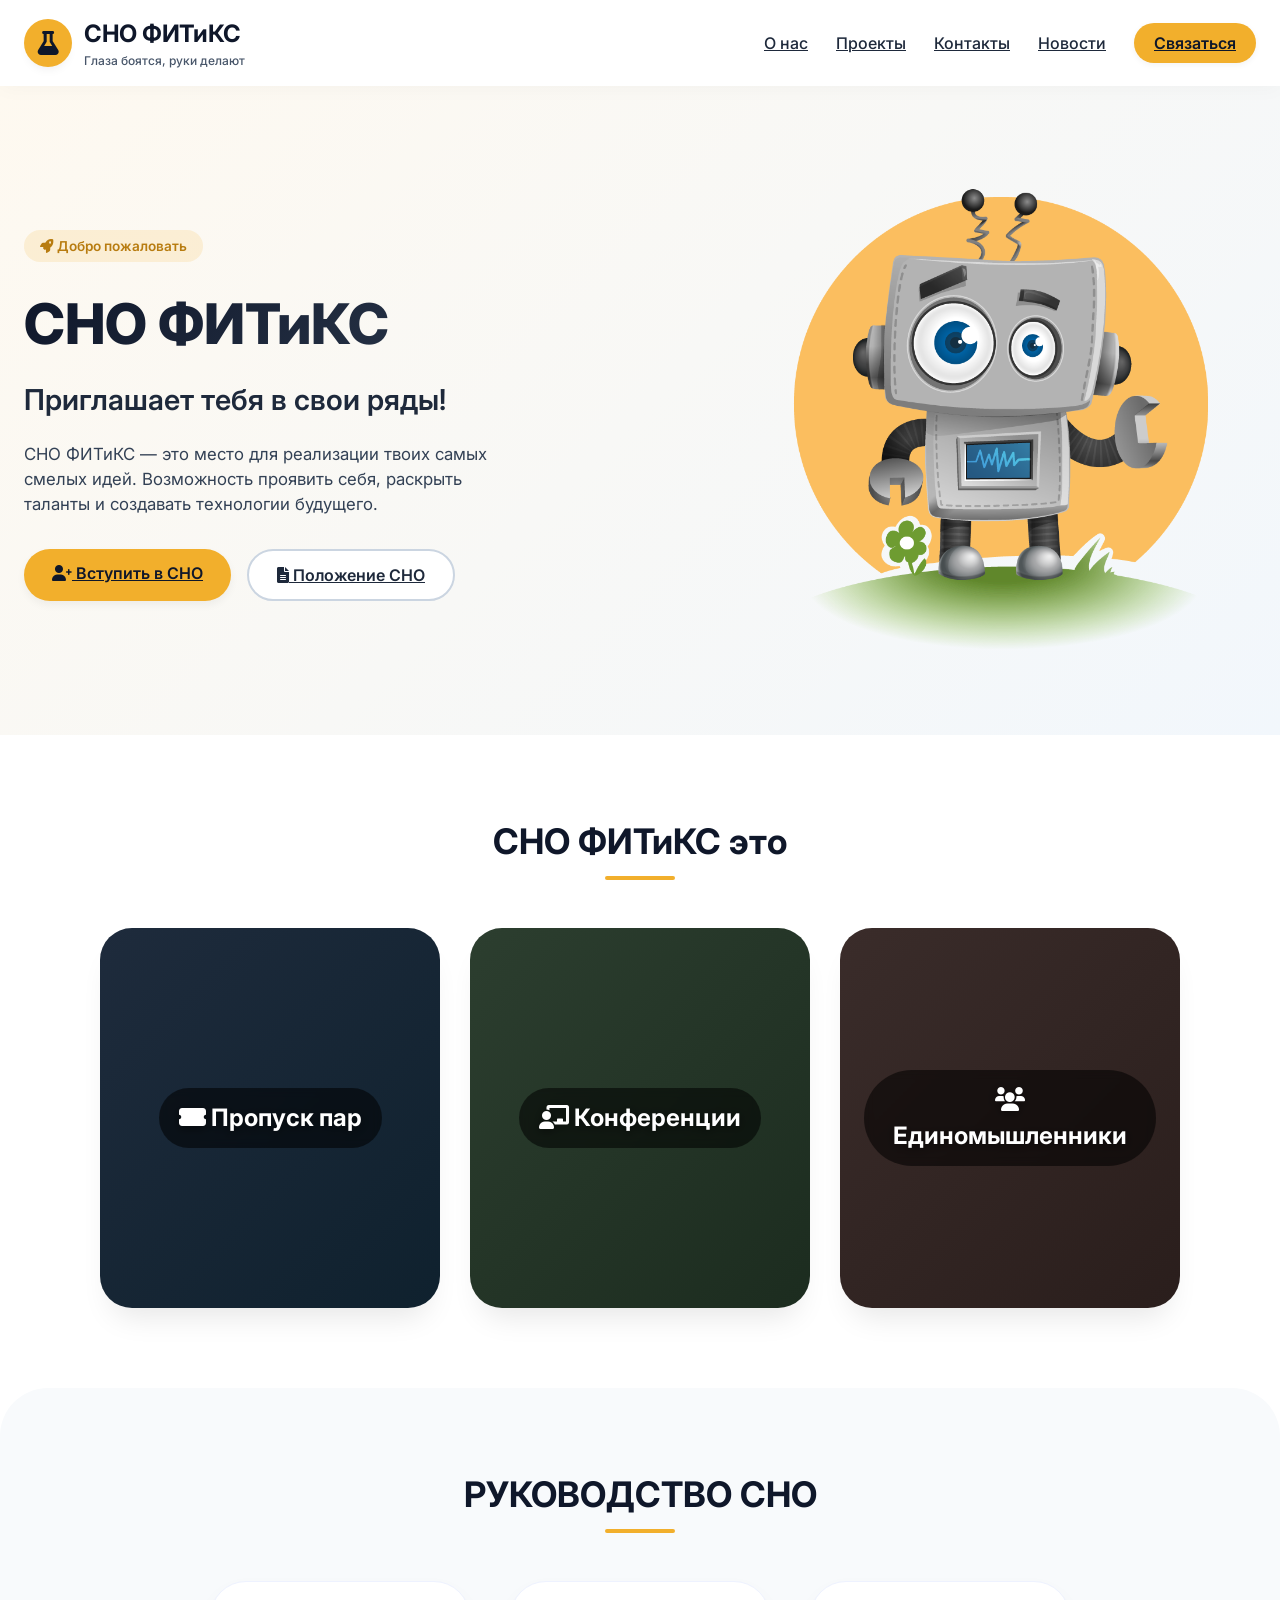
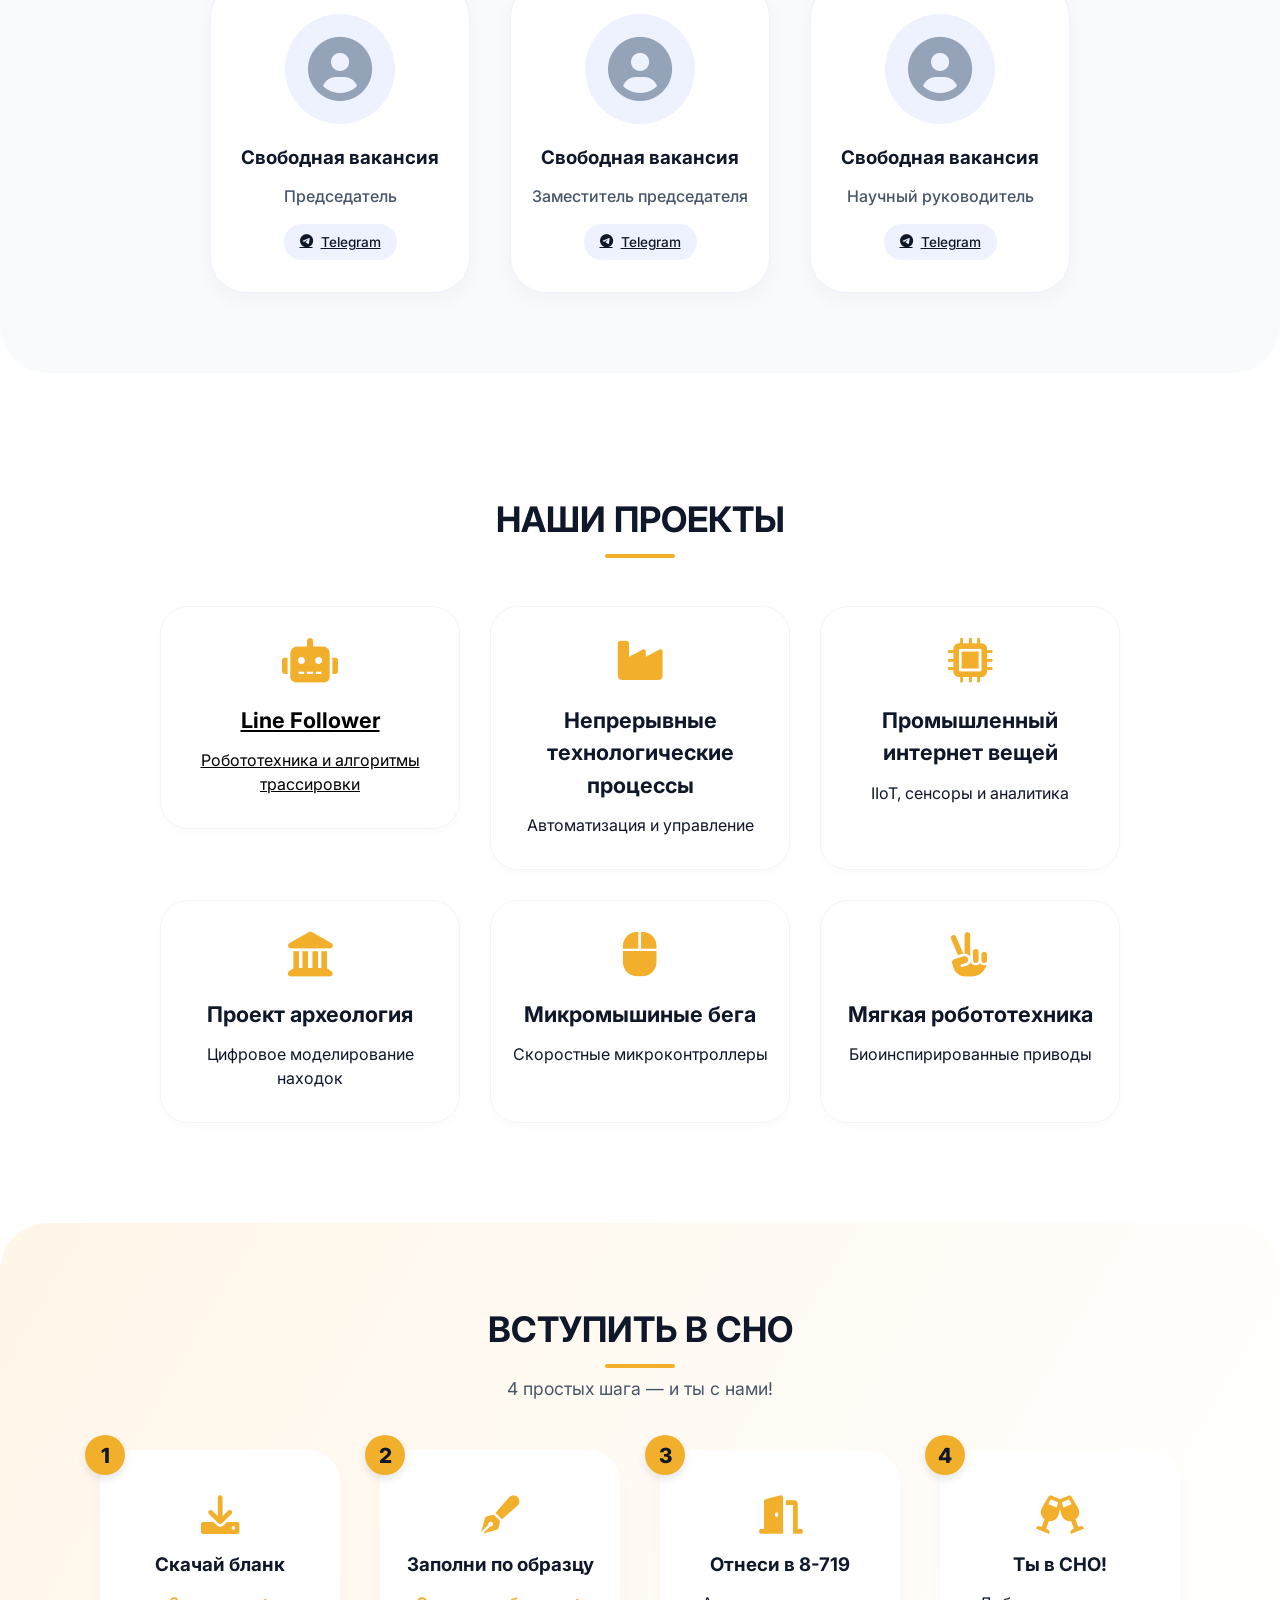
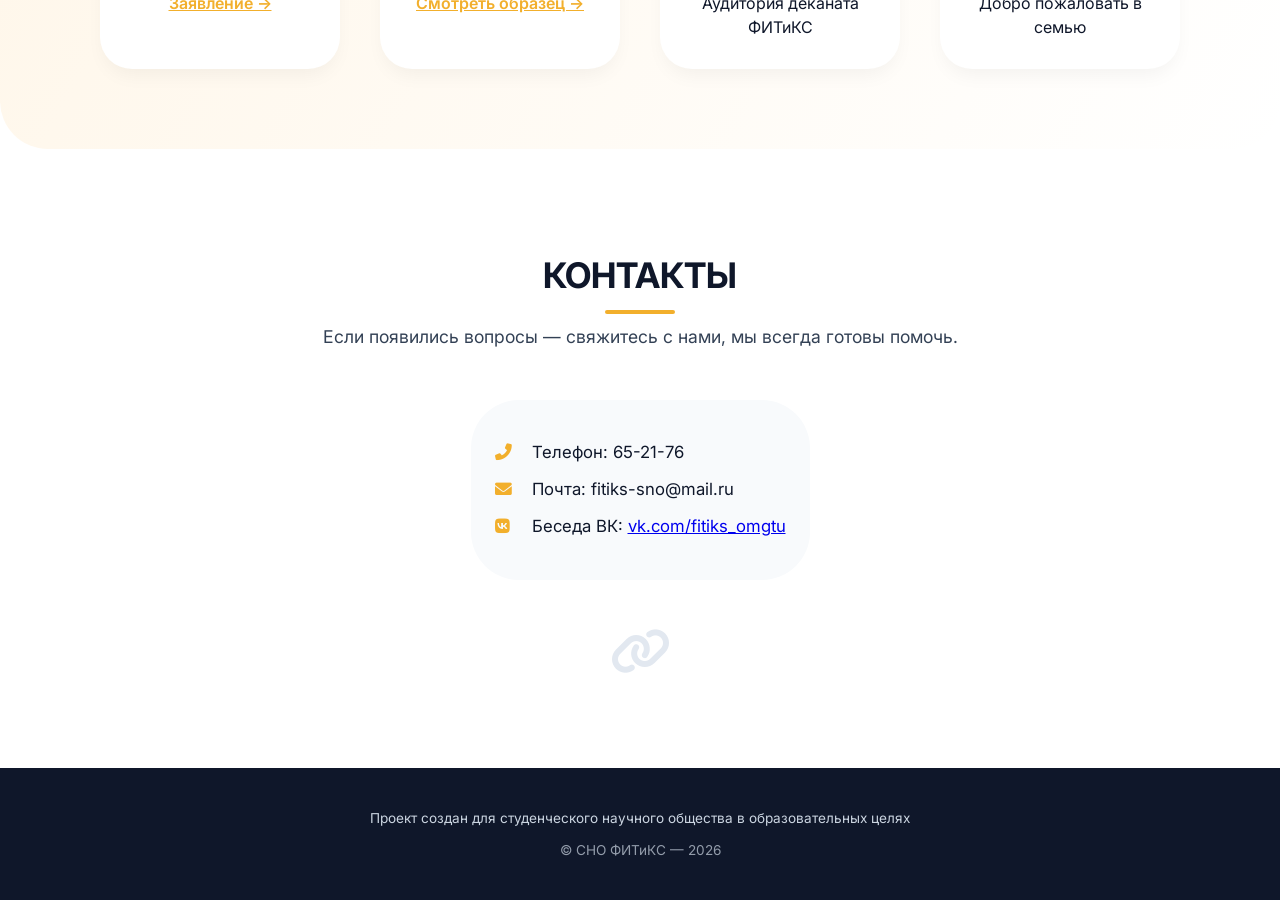
<file: index.html>
<!DOCTYPE html>
<html lang="ru">
<head>
    <meta charset="UTF-8">
    <meta name="viewport" content="width=device-width, initial-scale=1.0, user-scalable=yes">
    <title>СНО ФИТиКС — студенческое научное общество</title>
    <!-- Fonts & Icons -->
    <link href="https://fonts.googleapis.com/css2?family=Inter:opsz,wght@14..32,300;14..32,400;14..32,500;14..32,600;14..32,700;14..32,800&display=swap" rel="stylesheet">
    <link rel="stylesheet" href="https://cdnjs.cloudflare.com/ajax/libs/font-awesome/6.0.0-beta3/css/all.min.css">
    <!-- Main CSS -->
    <link rel="stylesheet" href="style.css">
</head>
<body>

<div class="wrapper">
    <!-- ШАПКА (sticky + бургер) -->
    <header class="header" id="header">
        <div class="container">
            <div class="logo-wrapper">
                <div class="logo-icon">
                    <i class="fas fa-flask"></i>
                </div>
                <div class="logo-text">
                    <h1>СНО ФИТиКС</h1>
                    <p>Глаза боятся, руки делают</p>
                </div>
            </div>
            <div class="burger" id="burgerBtn">
                <span></span><span></span><span></span>
            </div>
            <nav class="nav-menu" id="navMenu">
                <a href="#about" class="nav-link">О нас</a>
                <a href="#projects" class="nav-link">Проекты</a>
                <a href="#contact" class="nav-link">Контакты</a>
                <a href="https://vk.com/fitiks_omgtu" class="nav-link" target="_blank">Новости</a>
                <a href="#contact" class="nav-link cta">Связаться</a>
            </nav>
        </div>
    </header>

    <!-- ГЕРОЙ -->
    <section class="hero">
        <div class="container hero-grid">
            <div class="hero-content">
                <div class="hero-badge"><i class="fas fa-rocket"></i> Добро пожаловать</div>
                <h1>СНО ФИТиКС</h1>
                <h2>Приглашает тебя в свои ряды!</h2>
                <p class="hero-text">СНО ФИТиКС — это место для реализации твоих самых смелых идей. Возможность проявить себя, раскрыть таланты и создавать технологии будущего.</p>
                <div class="btn-group">
                    <a href="#howtojoin" class="btn btn-primary"><i class="fas fa-user-plus"></i> Вступить в СНО</a>
                    <a href="https://cloud.mail.ru/public/jK72/MTWwKhYtf" class="btn btn-outline" target="_blank"><i class="fas fa-file-alt"></i> Положение СНО</a>
                </div>
            </div>
            <div class="hero-image">
                <img src="./img/Subheader/robot.png" alt="Робот-учёный" loading="lazy">
            </div>
        </div>
    </section>

    <!-- СЕКЦИЯ "СНО ФИТиКС ЭТО" (флип-карточки) -->
    <section class="section" id="about">
        <div class="container">
            <div class="section-wrap">
                <h2 class="section-title">СНО ФИТиКС это</h2>
            </div>
            <div class="cards-grid">
                <!-- карточка 1 -->
                <div class="flip-card">
                    <div class="flip-inner">
                        <div class="flip-front" style="background-image: linear-gradient(135deg, #1e2b3c, #0f212e);">
                            <span><i class="fas fa-ticket-alt"></i> Пропуск пар</span>
                        </div>
                        <div class="flip-back">
                            <i class="fas fa-briefcase"></i>
                            <h3>Стажировки</h3>
                            <p>Реальные проекты с предприятиями и первые шаги в карьере.</p>
                        </div>
                    </div>
                </div>
                <!-- карточка 2 -->
                <div class="flip-card">
                    <div class="flip-inner">
                        <div class="flip-front" style="background-image: linear-gradient(135deg, #2c3e2f, #1c2c1f);">
                            <span><i class="fas fa-chalkboard-user"></i> Конференции</span>
                        </div>
                        <div class="flip-back">
                            <i class="fas fa-graduation-cap"></i>
                            <h3>Повышение стипендии</h3>
                            <p>Участвуй в конкурсах и грантах — получай заслуженные бонусы.</p>
                        </div>
                    </div>
                </div>
                <!-- карточка 3 -->
                <div class="flip-card">
                    <div class="flip-inner">
                        <div class="flip-front" style="background-image: linear-gradient(135deg, #3a2c2a, #2a1e1c);">
                            <span><i class="fas fa-users"></i> Единомышленники</span>
                        </div>
                        <div class="flip-back">
                            <i class="fas fa-heart"></i>
                            <h3>Незабываемые эмоции</h3>
                            <p>Друзья, хакатоны, квесты и научные приключения.</p>
                        </div>
                    </div>
                </div>
            </div>
        </div>
    </section>

    <!-- РУКОВОДСТВО -->
    <section class="section guide-section">
        <div class="container">
            <div class="section-wrap">
                <h2 class="section-title">РУКОВОДСТВО СНО</h2>
            </div>
            <div class="guide-grid">
                <div class="guide-card">
                    <div class="avatar-placeholder"><i class="fas fa-user-circle fa-4x"></i></div>
                    <h3>Свободная вакансия</h3>
                    <p class="guide-role">Председатель</p>
                    <a href="#" class="guide-contact"><i class="fab fa-telegram"></i> Telegram</a>
                </div>
                <div class="guide-card">
                    <div class="avatar-placeholder"><i class="fas fa-user-circle fa-4x"></i></div>
                    <h3>Свободная вакансия</h3>
                    <p class="guide-role">Заместитель председателя</p>
                    <a href="#" class="guide-contact"><i class="fab fa-telegram"></i> Telegram</a>
                </div>
                <div class="guide-card">
                    <div class="avatar-placeholder"><i class="fas fa-user-circle fa-4x"></i></div>
                    <h3>Свободная вакансия</h3>
                    <p class="guide-role">Научный руководитель</p>
                    <a href="#" class="guide-contact"><i class="fab fa-telegram"></i> Telegram</a>
                </div>
            </div>
        </div>
    </section>

    <!-- ПРОЕКТЫ -->
    <section class="section" id="projects">
        <div class="container">
            <div class="section-wrap">
                <h2 class="section-title">НАШИ ПРОЕКТЫ</h2>
            </div>
            <div class="projects-grid">
                <a href="robot-doc.html" class="project-card_a"><div class="project-card"><i class="fas fa-robot"></i><h3>Line Follower</h3><p>Робототехника и алгоритмы трассировки</p></div></a>
                <div class="project-card"><i class="fas fa-industry"></i><h3>Непрерывные технологические процессы</h3><p>Автоматизация и управление</p></div>
                <div class="project-card"><i class="fas fa-microchip"></i><h3>Промышленный интернет вещей</h3><p>IIoT, сенсоры и аналитика</p></div>
                <div class="project-card"><i class="fas fa-landmark"></i><h3>Проект археология</h3><p>Цифровое моделирование находок</p></div>
                <div class="project-card"><i class="fas fa-mouse"></i><h3>Микромышиные бега</h3><p>Скоростные микроконтроллеры</p></div>
                <div class="project-card"><i class="fas fa-hand-peace"></i><h3>Мягкая робототехника</h3><p>Биоинспирированные приводы</p></div>
            </div>
        </div>
    </section>

    <!-- КАК ВСТУПИТЬ (пошаговый блок) -->
    <section class="section join-steps" id="howtojoin">
        <div class="container">
            <div class="section-wrap">
                <h2 class="section-title">ВСТУПИТЬ В СНО</h2>
                <p class="steps-sub">4 простых шага — и ты с нами!</p>
            </div>
            <div class="steps-container">
                <div class="step-item">
                    <div class="step-number">1</div>
                    <i class="fas fa-download"></i>
                    <h3>Скачай бланк</h3>
                    <a href="https://cloud.mail.ru/public/3ztb/wz8PmjiMn" target="_blank" class="step-link">Заявление →</a>
                </div>
                <div class="step-item">
                    <div class="step-number">2</div>
                    <i class="fas fa-pen-fancy"></i>
                    <h3>Заполни по образцу</h3>
                    <a href="https://cloud.mail.ru/public/dGx5/VdKFzLBAL" target="_blank" class="step-link">Смотреть образец →</a>
                </div>
                <div class="step-item">
                    <div class="step-number">3</div>
                    <i class="fas fa-door-open"></i>
                    <h3>Отнеси в 8-719</h3>
                    <p class="step-desc">Аудитория деканата ФИТиКС</p>
                </div>
                <div class="step-item">
                    <div class="step-number">4</div>
                    <i class="fas fa-glass-cheers"></i>
                    <h3>Ты в СНО!</h3>
                    <p class="step-desc">Добро пожаловать в семью</p>
                </div>
            </div>
        </div>
    </section>

    <!-- КОНТАКТЫ -->
    <section class="section" id="contact">
        <div class="container contact-container">
            <h2 class="section-title">КОНТАКТЫ</h2>
            <p class="contact-text">Если появились вопросы — свяжитесь с нами, мы всегда готовы помочь.</p>
            <div class="contact-details">
                <p><i class="fas fa-phone-alt"></i> Телефон: 65-21-76</p>
                <p><i class="fas fa-envelope"></i> Почта: fitiks-sno@mail.ru</p>
                <p><i class="fab fa-vk"></i> Беседа ВК: <a href="https://vk.com/fitiks_omgtu" target="_blank">vk.com/fitiks_omgtu</a></p>
            </div>
            <div class="contact-icon">
                <i class="fas fa-link"></i>
            </div>
        </div>
    </section>

    <!-- ФУТЕР -->
    <footer class="footer">
        <div class="container footer-content">
            <p>Проект создан для студенческого научного общества в образовательных целях</p>
            <p class="footer-copy">© СНО ФИТиКС — 2026</p>
        </div>
    </footer>
</div>

<!-- Мобильное меню JS -->
<script>
    const burger = document.getElementById('burgerBtn');
    const navMenu = document.getElementById('navMenu');
    burger.addEventListener('click', () => {
        navMenu.classList.toggle('active');
        burger.classList.toggle('active');
    });
    // закрываем меню при клике на ссылку
    document.querySelectorAll('.nav-link').forEach(link => {
        link.addEventListener('click', () => {
            navMenu.classList.remove('active');
            burger.classList.remove('active');
        });
    });
</script>
</body>
</html>
</file>
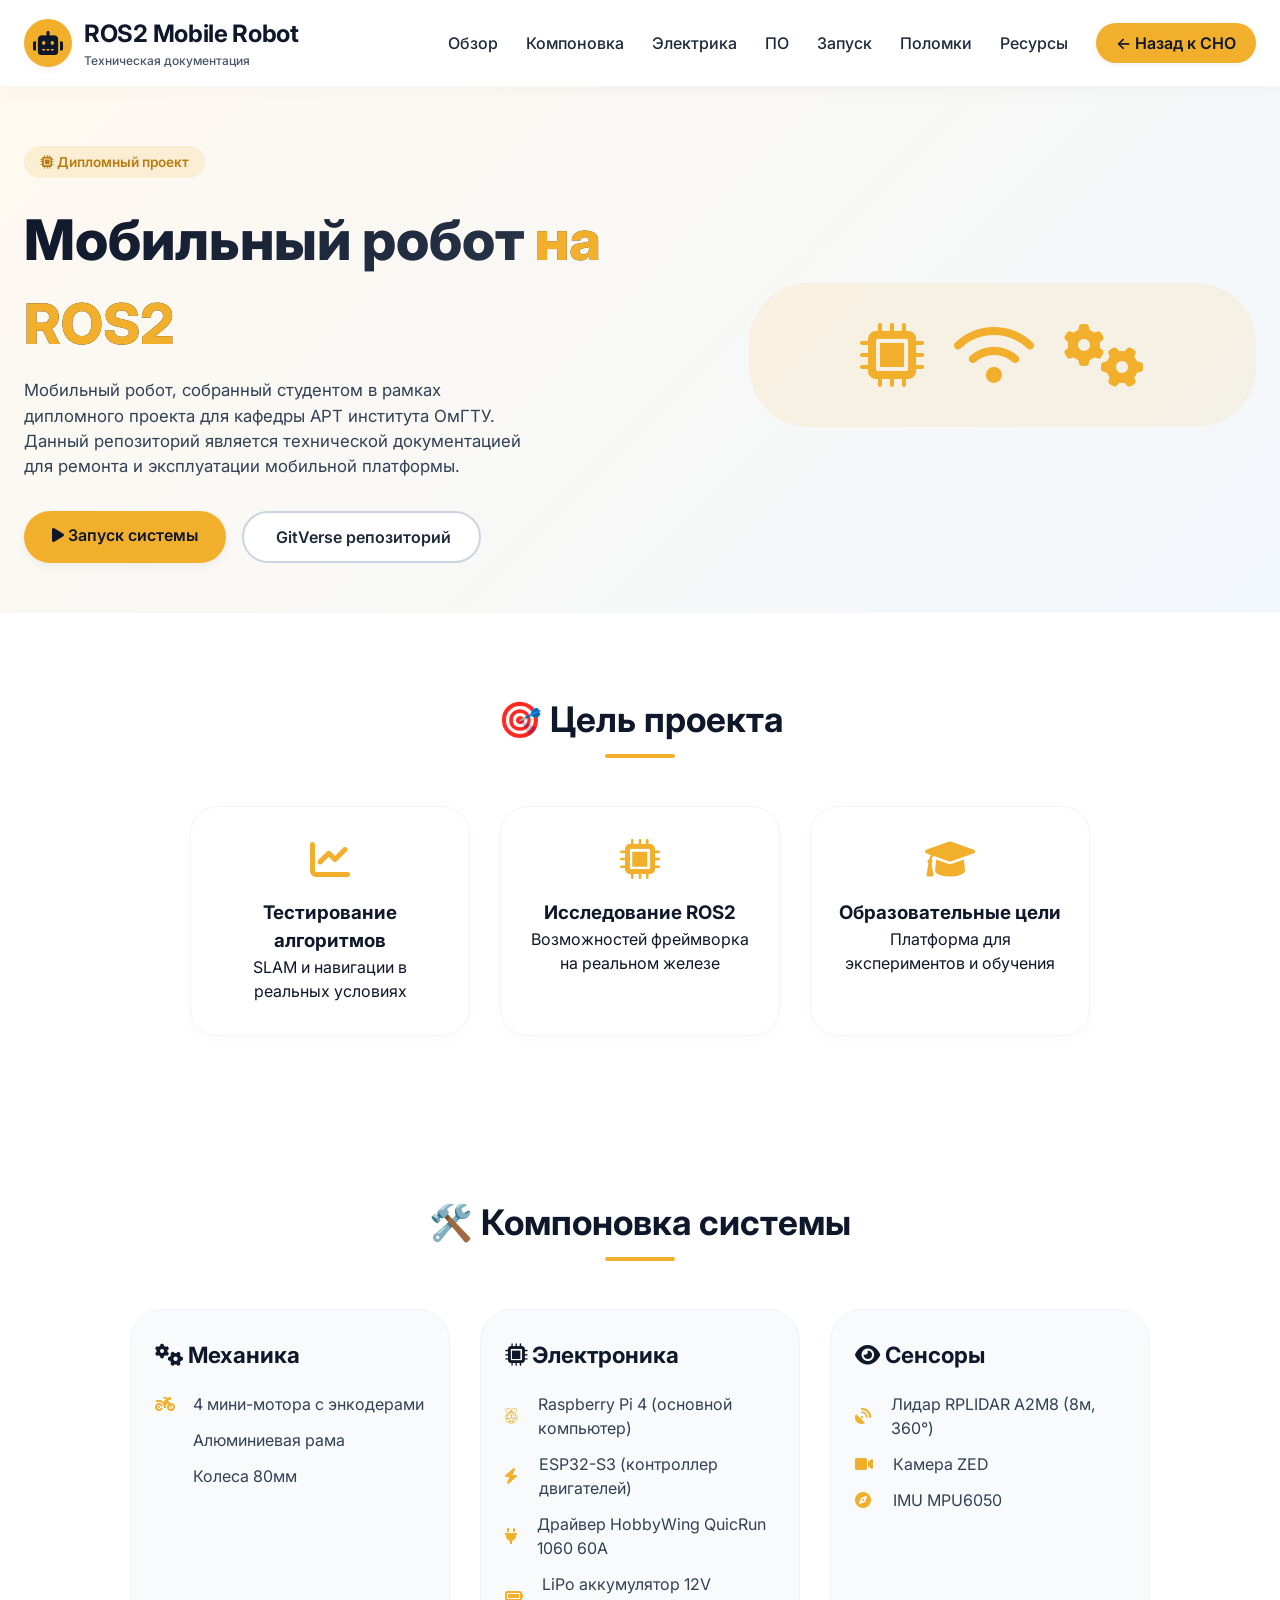
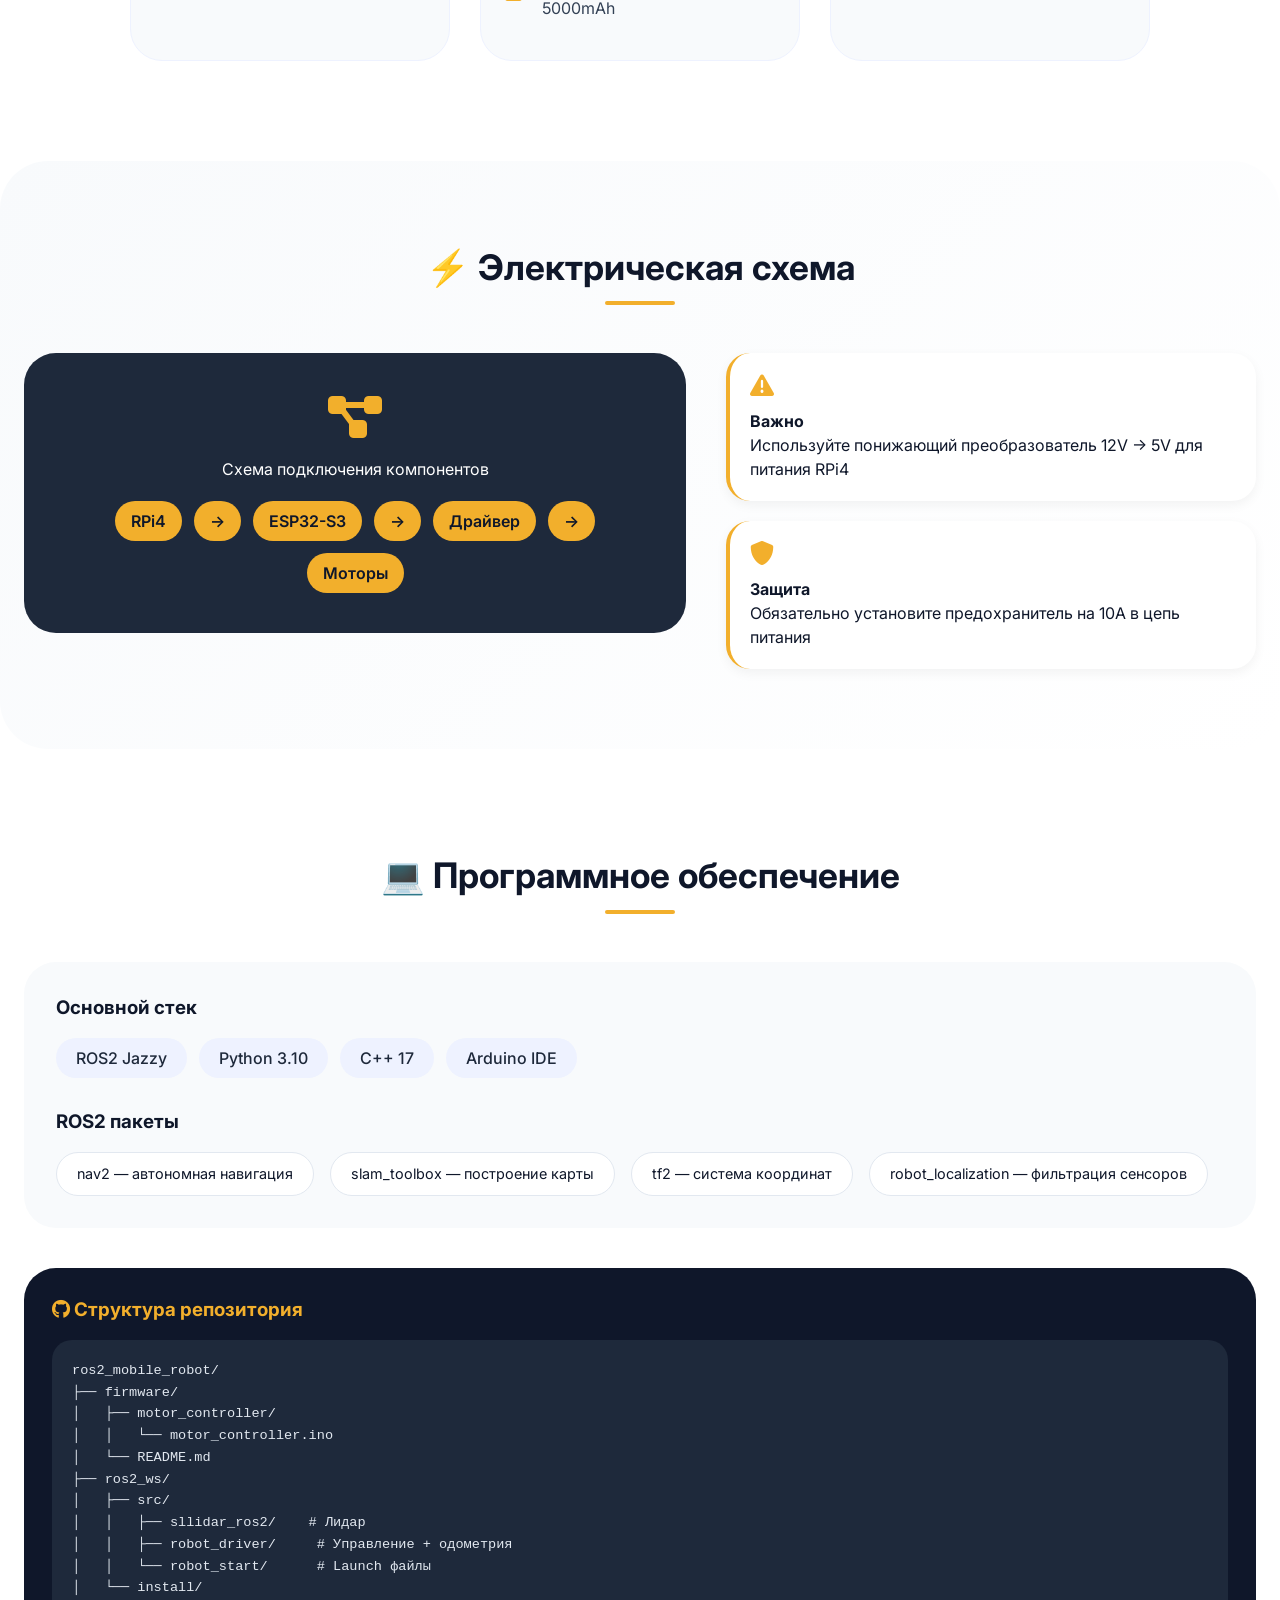
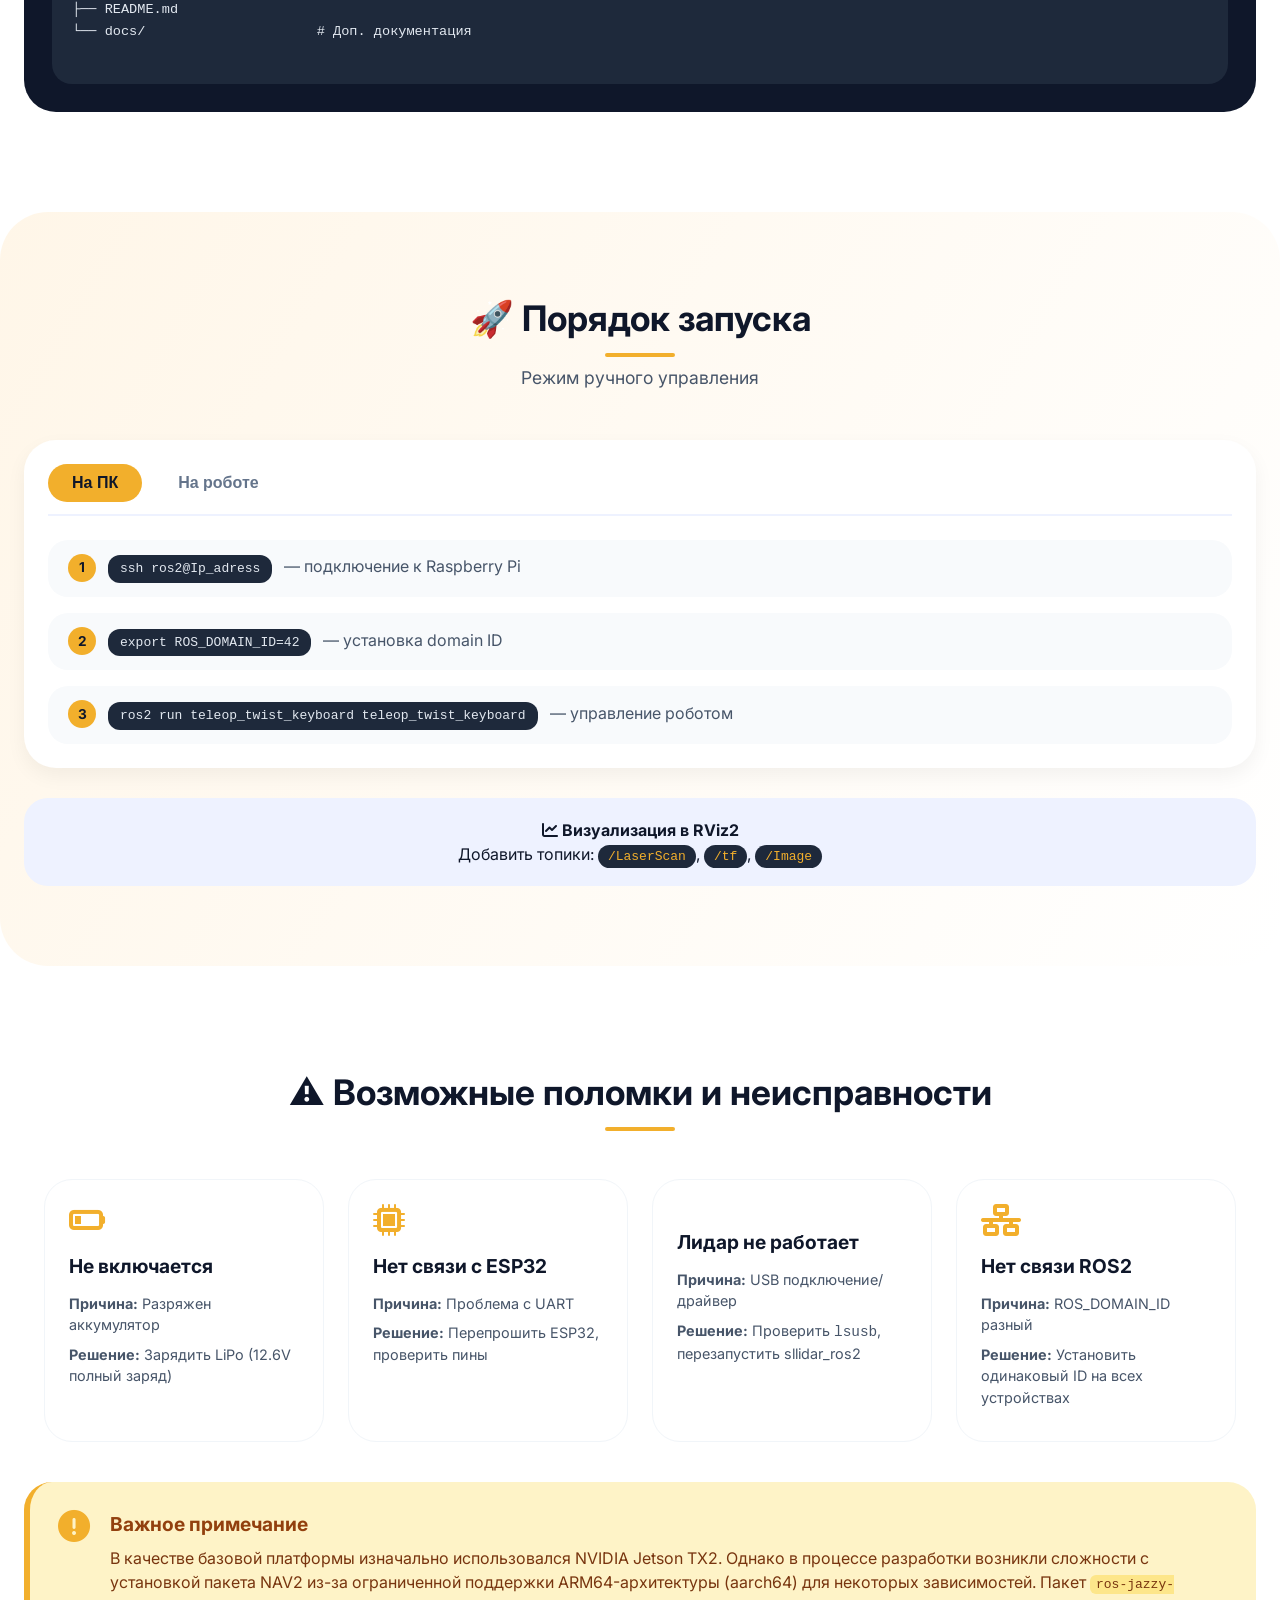
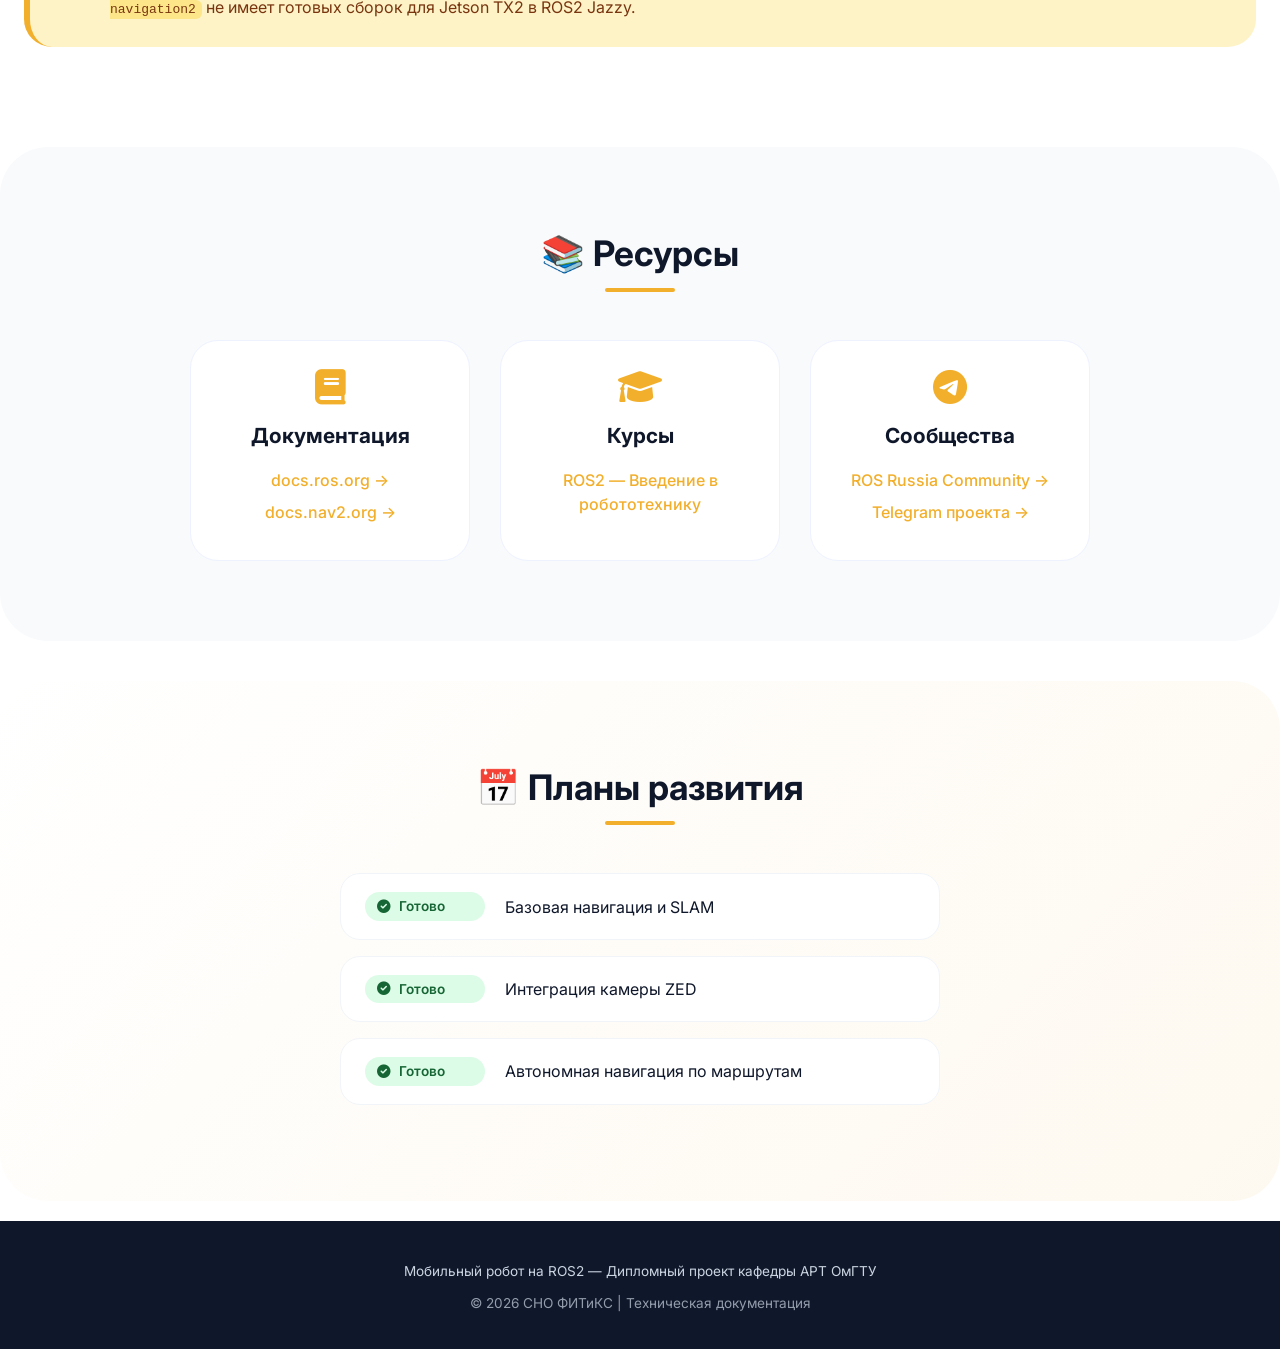
<file: robot-doc.html>
<!DOCTYPE html>
<html lang="ru">
<head>
    <meta charset="UTF-8">
    <meta name="viewport" content="width=device-width, initial-scale=1.0, user-scalable=yes">
    <title>Мобильный робот на ROS2 — Техническая документация</title>
    <!-- Fonts & Icons -->
    <link href="https://fonts.googleapis.com/css2?family=Inter:opsz,wght@14..32,300;14..32,400;14..32,500;14..32,600;14..32,700;14..32,800&display=swap" rel="stylesheet">
    <link rel="stylesheet" href="https://cdnjs.cloudflare.com/ajax/libs/font-awesome/6.0.0-beta3/css/all.min.css">
    <!-- Main CSS -->
    <link rel="stylesheet" href="robot-doc.css">
</head>
<body>

<div class="wrapper">
    <!-- ШАПКА (sticky + бургер) -->
    <header class="header" id="header">
        <div class="container">
            <div class="logo-wrapper">
                <div class="logo-icon">
                    <i class="fas fa-robot"></i>
                </div>
                <div class="logo-text">
                    <h1>ROS2 Mobile Robot</h1>
                    <p>Техническая документация</p>
                </div>
            </div>
            <div class="burger" id="burgerBtn">
                <span></span><span></span><span></span>
            </div>
            <nav class="nav-menu" id="navMenu">
                <a href="#overview" class="nav-link">Обзор</a>
                <a href="#hardware" class="nav-link">Компоновка</a>
                <a href="#electrical" class="nav-link">Электрика</a>
                <a href="#software" class="nav-link">ПО</a>
                <a href="#launch" class="nav-link">Запуск</a>
                <a href="#issues" class="nav-link">Поломки</a>
                <a href="#resources" class="nav-link">Ресурсы</a>
                <a href="index.html" class="nav-link cta">← Назад к СНО</a>
            </nav>
        </div>
    </header>

    <!-- ГЕРОЙ -->
    <section class="hero">
        <div class="container hero-grid">
            <div class="hero-content">
                <div class="hero-badge"><i class="fas fa-microchip"></i> Дипломный проект</div>
                <h1>Мобильный робот <span style="color:#f2af2c;">на ROS2</span></h1>
                <p class="hero-text">Мобильный робот, собранный студентом в рамках дипломного проекта для кафедры АРТ института ОмГТУ. Данный репозиторий является технической документацией для ремонта и эксплуатации мобильной платформы.</p>
                <div class="btn-group">
                    <a href="#launch" class="btn btn-primary"><i class="fas fa-play"></i> Запуск системы</a>
                    <a href="https://gitverse.ru/verny/ROS2-Robot" class="btn btn-outline" target="_blank"><i class="fab"></i> GitVerse репозиторий</a>
                </div>
            </div>
            <div class="hero-image">
                <div class="robot-illustration">
                    <i class="fas fa-microchip"></i>
                    <i class="fas fa-wifi"></i>
                    <i class="fas fa-cogs"></i>
                </div>
            </div>
        </div>
    </section>

    <!-- ЦЕЛЬ ПРОЕКТА -->
    <section class="section" id="overview">
        <div class="container">
            <div class="section-wrap">
                <h2 class="section-title">🎯 Цель проекта</h2>
            </div>
            <div class="goals-grid">
                <div class="goal-card">
                    <i class="fas fa-chart-line"></i>
                    <h3>Тестирование алгоритмов</h3>
                    <p>SLAM и навигации в реальных условиях</p>
                </div>
                <div class="goal-card">
                    <i class="fas fa-microchip"></i>
                    <h3>Исследование ROS2</h3>
                    <p>Возможностей фреймворка на реальном железе</p>
                </div>
                <div class="goal-card">
                    <i class="fas fa-graduation-cap"></i>
                    <h3>Образовательные цели</h3>
                    <p>Платформа для экспериментов и обучения</p>
                </div>
            </div>
        </div>
    </section>

    <!-- КОМПОНОВКА СИСТЕМЫ -->
    <section class="section" id="hardware">
        <div class="container">
            <div class="section-wrap">
                <h2 class="section-title">🛠️ Компоновка системы</h2>
            </div>
            <div class="hardware-grid">
                <div class="hardware-category">
                    <h3><i class="fas fa-cogs"></i> Механика</h3>
                    <ul>
                        <li><i class="fas fa-motorcycle"></i> 4 мини-мотора с энкодерами</li>
                        <li><i class="fas fa-chassis"></i> Алюминиевая рама</li>
                        <li><i class="fas fa-tire"></i> Колеса 80мм</li>
                    </ul>
                </div>
                <div class="hardware-category">
                    <h3><i class="fas fa-microchip"></i> Электроника</h3>
                    <ul>
                        <li><i class="fab fa-raspberry-pi"></i> Raspberry Pi 4 (основной компьютер)</li>
                        <li><i class="fas fa-bolt"></i> ESP32-S3 (контроллер двигателей)</li>
                        <li><i class="fas fa-plug"></i> Драйвер HobbyWing QuicRun 1060 60A</li>
                        <li><i class="fas fa-battery-full"></i> LiPo аккумулятор 12V 5000mAh</li>
                    </ul>
                </div>
                <div class="hardware-category">
                    <h3><i class="fas fa-eye"></i> Сенсоры</h3>
                    <ul>
                        <li><i class="fas fa-satellite-dish"></i> Лидар RPLIDAR A2M8 (8м, 360°)</li>
                        <li><i class="fas fa-video"></i> Камера ZED</li>
                        <li><i class="fas fa-compass"></i> IMU MPU6050</li>
                    </ul>
                </div>
            </div>
        </div>
    </section>

    <!-- ЭЛЕКТРИЧЕСКАЯ СХЕМА -->
    <section class="section electrical-section" id="electrical">
        <div class="container">
            <div class="section-wrap">
                <h2 class="section-title">⚡ Электрическая схема</h2>
            </div>
            <div class="electrical-content">
                <div class="electrical-diagram">
                    <div class="diagram-placeholder">
                        <i class="fas fa-project-diagram"></i>
                        <p>Схема подключения компонентов</p>
                        <div class="diagram-nodes">
                            <span class="node">RPi4</span>
                            <span class="node">→</span>
                            <span class="node">ESP32-S3</span>
                            <span class="node">→</span>
                            <span class="node">Драйвер</span>
                            <span class="node">→</span>
                            <span class="node">Моторы</span>
                        </div>
                    </div>
                </div>
                <div class="electrical-notes">
                    <div class="note-card">
                        <i class="fas fa-exclamation-triangle"></i>
                        <h4>Важно</h4>
                        <p>Используйте понижающий преобразователь 12V → 5V для питания RPi4</p>
                    </div>
                    <div class="note-card">
                        <i class="fas fa-shield-alt"></i>
                        <h4>Защита</h4>
                        <p>Обязательно установите предохранитель на 10А в цепь питания</p>
                    </div>
                </div>
            </div>
        </div>
    </section>

    <!-- ПРОГРАММНОЕ ОБЕСПЕЧЕНИЕ -->
    <section class="section" id="software">
        <div class="container">
            <div class="section-wrap">
                <h2 class="section-title">💻 Программное обеспечение</h2>
            </div>
            <div class="software-stack">
                <div class="stack-main">
                    <h3>Основной стек</h3>
                    <div class="tech-badges">
                        <span class="badge">ROS2 Jazzy</span>
                        <span class="badge">Python 3.10</span>
                        <span class="badge">C++ 17</span>
                        <span class="badge">Arduino IDE</span>
                    </div>
                </div>
                <div class="stack-packages">
                    <h3>ROS2 пакеты</h3>
                    <div class="packages-grid">
                        <div class="package-item">nav2 — автономная навигация</div>
                        <div class="package-item">slam_toolbox — построение карты</div>
                        <div class="package-item">tf2 — система координат</div>
                        <div class="package-item">robot_localization — фильтрация сенсоров</div>
                    </div>
                </div>
            </div>

            <!-- Структура репозитория -->
            <div class="repo-structure">
                <h3><i class="fab fa-github"></i> Структура репозитория</h3>
                <div class="code-block">
                    <pre>
ros2_mobile_robot/
├── firmware/
│   ├── motor_controller/
│   │   └── motor_controller.ino
│   └── README.md
├── ros2_ws/
│   ├── src/
│   │   ├── sllidar_ros2/    # Лидар
│   │   ├── robot_driver/     # Управление + одометрия
│   │   └── robot_start/      # Launch файлы
│   └── install/
├── README.md
└── docs/                     # Доп. документация
                    </pre>
                </div>
            </div>
        </div>
    </section>

    <!-- ЗАПУСК СИСТЕМЫ -->
    <section class="section launch-section" id="launch">
        <div class="container">
            <div class="section-wrap">
                <h2 class="section-title">🚀 Порядок запуска</h2>
                <p class="steps-sub">Режим ручного управления</p>
            </div>

            <div class="launch-tabs">
                <div class="tab-header">
                    <button class="tab-btn active" data-tab="pc">На ПК</button>
                    <button class="tab-btn" data-tab="robot">На роботе</button>
                </div>
                <div class="tab-content active" id="pc-tab">
                    <div class="step-list">
                        <div class="step-code">
                            <span class="step-num">1</span>
                            <code>ssh ros2@Ip_adress</code>
                            <span class="step-desc">— подключение к Raspberry Pi</span>
                        </div>
                        <div class="step-code">
                            <span class="step-num">2</span>
                            <code>export ROS_DOMAIN_ID=42</code>
                            <span class="step-desc">— установка domain ID</span>
                        </div>
                        <div class="step-code">
                            <span class="step-num">3</span>
                            <code>ros2 run teleop_twist_keyboard teleop_twist_keyboard</code>
                            <span class="step-desc">— управление роботом</span>
                        </div>
                    </div>
                </div>
                <div class="tab-content" id="robot-tab">
                    <div class="step-list">
                        <div class="step-code">
                            <span class="step-num">1</span>
                            <code>Ввести пароль</code>
                            <span class="step-desc">— авторизация</span>
                        </div>
                        <div class="step-code">
                            <span class="step-num">2</span>
                            <code>export ROS_DOMAIN_ID=42</code>
                            <span class="step-desc">— установка domain ID</span>
                        </div>
                        <div class="step-code">
                            <span class="step-num">3</span>
                            <code>ros2 launch robot_start start.launch.py</code>
                            <span class="step-desc">— запуск узлов робота</span>
                        </div>
                    </div>
                </div>
            </div>

            <div class="rviz-info">
                <h4><i class="fas fa-chart-line"></i> Визуализация в RViz2</h4>
                <p>Добавить топики: <code>/LaserScan</code>, <code>/tf</code>, <code>/Image</code></p>
            </div>
        </div>
    </section>

    <!-- ПОЛОМКИ И НЕИСПРАВНОСТИ -->
    <section class="section issues-section" id="issues">
        <div class="container">
            <div class="section-wrap">
                <h2 class="section-title">⚠️ Возможные поломки и неисправности</h2>
            </div>
            <div class="issues-grid">
                <div class="issue-card">
                    <i class="fas fa-battery-quarter"></i>
                    <h3>Не включается</h3>
                    <p><strong>Причина:</strong> Разряжен аккумулятор</p>
                    <p><strong>Решение:</strong> Зарядить LiPo (12.6V полный заряд)</p>
                </div>
                <div class="issue-card">
                    <i class="fas fa-microchip"></i>
                    <h3>Нет связи с ESP32</h3>
                    <p><strong>Причина:</strong> Проблема с UART</p>
                    <p><strong>Решение:</strong> Перепрошить ESP32, проверить пины</p>
                </div>
                <div class="issue-card">
                    <i class="fas fa-radar"></i>
                    <h3>Лидар не работает</h3>
                    <p><strong>Причина:</strong> USB подключение/драйвер</p>
                    <p><strong>Решение:</strong> Проверить <code>lsusb</code>, перезапустить sllidar_ros2</p>
                </div>
                <div class="issue-card">
                    <i class="fas fa-network-wired"></i>
                    <h3>Нет связи ROS2</h3>
                    <p><strong>Причина:</strong> ROS_DOMAIN_ID разный</p>
                    <p><strong>Решение:</strong> Установить одинаковый ID на всех устройствах</p>
                </div>
            </div>

            <!-- Блок про Jetson TX2 -->
            <div class="warning-note">
                <i class="fas fa-exclamation-circle"></i>
                <div>
                    <h4>Важное примечание</h4>
                    <p>В качестве базовой платформы изначально использовался NVIDIA Jetson TX2. Однако в процессе разработки возникли сложности с установкой пакета NAV2 из-за ограниченной поддержки ARM64-архитектуры (aarch64) для некоторых зависимостей. Пакет <code>ros-jazzy-navigation2</code> не имеет готовых сборок для Jetson TX2 в ROS2 Jazzy.</p>
                </div>
            </div>
        </div>
    </section>

    <!-- РЕСУРСЫ -->
    <section class="section resources-section" id="resources">
        <div class="container">
            <div class="section-wrap">
                <h2 class="section-title">📚 Ресурсы</h2>
            </div>
            <div class="resources-grid">
                <div class="resource-card">
                    <i class="fas fa-book"></i>
                    <h3>Документация</h3>
                    <a href="https://docs.ros.org/en/jazzy/index.html">docs.ros.org →</a>
                    <a href="https://docs.nav2.org/">docs.nav2.org →</a>
                </div>
                <div class="resource-card">
                    <i class="fas fa-graduation-cap"></i>
                    <h3>Курсы</h3>
                    <a href="https://stepik.org/course/221157/info">ROS2 — Введение в робототехнику</a>
                </div>
                <div class="resource-card">
                    <i class="fab fa-telegram"></i>
                    <h3>Сообщества</h3>
                    <a href="https://t.me/rosrussia">ROS Russia Community →</a>
                    <a href="https://t.me/ROS_robot_Fitiks">Telegram проекта →</a>
                </div>
            </div>
        </div>
    </section>

    <!-- ПЛАНЫ РАЗВИТИЯ -->
    <section class="section roadmap-section">
        <div class="container">
            <div class="section-wrap">
                <h2 class="section-title">📅 Планы развития</h2>
            </div>
            <div class="roadmap-items">
                <!-- Все 3 пункта выполнены -->
                <div class="roadmap-item">
                    <span class="status done"><i class="fas fa-check-circle"></i> Готово</span>
                    <span>Базовая навигация и SLAM</span>
                </div>
                <div class="roadmap-item">
                    <span class="status done"><i class="fas fa-check-circle"></i> Готово</span>
                    <span>Интеграция камеры ZED</span>
                </div>
                <div class="roadmap-item">
                    <span class="status done"><i class="fas fa-check-circle"></i> Готово</span>
                    <span>Автономная навигация по маршрутам</span>
                </div>
            </div>
        </div>
    </section>

    <!-- ФУТЕР -->
    <footer class="footer">
        <div class="container footer-content">
            <p>Мобильный робот на ROS2 — Дипломный проект кафедры АРТ ОмГТУ</p>
            <p class="footer-copy">© 2026 СНО ФИТиКС | Техническая документация</p>
        </div>
    </footer>
</div>

<!-- Мобильное меню JS -->
<script>
    const burger = document.getElementById('burgerBtn');
    const navMenu = document.getElementById('navMenu');
    if (burger) {
        burger.addEventListener('click', () => {
            navMenu.classList.toggle('active');
            burger.classList.toggle('active');
        });
    }
    document.querySelectorAll('.nav-link').forEach(link => {
        link.addEventListener('click', () => {
            navMenu.classList.remove('active');
            burger.classList.remove('active');
        });
    });

    // Tabs for launch section
    const tabBtns = document.querySelectorAll('.tab-btn');
    const tabContents = document.querySelectorAll('.tab-content');
    tabBtns.forEach(btn => {
        btn.addEventListener('click', () => {
            const tabId = btn.dataset.tab;
            tabBtns.forEach(b => b.classList.remove('active'));
            tabContents.forEach(c => c.classList.remove('active'));
            btn.classList.add('active');
            document.getElementById(`${tabId}-tab`).classList.add('active');
        });
    });
</script>
</body>
</html>
</file>
<file: style.css>
/* ----- RESET & GLOBAL ----- */
* {
    margin: 0;
    padding: 0;
    box-sizing: border-box;
}

html {
    scroll-behavior: smooth;
}

body {
    font-family: 'Inter', sans-serif;
    background: #ffffff;
    color: #0f172a;
    line-height: 1.5;
    overflow-x: hidden;
}

.container {
    max-width: 1280px;
    margin: 0 auto;
    padding: 0 24px;
}

.wrapper {
    display: flex;
    flex-direction: column;
    min-height: 100vh;
}

/* ----- HEADER (sticky + burger) ----- */
.header {
    position: sticky;
    top: 0;
    z-index: 1000;
    background: rgba(255, 255, 255, 0.96);
    backdrop-filter: blur(8px);
    box-shadow: 0 2px 20px rgba(0, 0, 0, 0.03);
    padding: 16px 0;
}

.header .container {
    display: flex;
    align-items: center;
    justify-content: space-between;
}

.logo-wrapper {
    display: flex;
    align-items: center;
    gap: 12px;
}

.logo-icon {
    background: #f2af2c;
    width: 48px;
    height: 48px;
    border-radius: 30px;
    display: flex;
    align-items: center;
    justify-content: center;
    font-size: 24px;
    color: #0f172a;
    box-shadow: 0 6px 12px -6px rgba(0, 0, 0, 0.1);
}

.logo-text h1 {
    font-size: 1.5rem;
    font-weight: 700;
    letter-spacing: -0.3px;
}

.logo-text p {
    font-size: 0.75rem;
    font-weight: 500;
    color: #475569;
}

.nav-menu {
    display: flex;
    gap: 28px;
    align-items: center;
}

.nav-link {
    font-weight: 500;
    color: #1e293b;
    font-size: 1rem;
    transition: 0.2s;
}

.nav-link:hover {
    color: #f2af2c;
}

.nav-link.cta {
    background: #f2af2c;
    padding: 8px 20px;
    border-radius: 40px;
    color: #0f172a;
    font-weight: 600;
    box-shadow: 0 2px 6px rgba(0, 0, 0, 0.05);
}

.nav-link.cta:hover {
    background: #e09d1a;
    transform: translateY(-2px);
}

/* burger */
.burger {
    display: none;
    flex-direction: column;
    cursor: pointer;
    gap: 5px;
}

.burger span {
    width: 26px;
    height: 2.5px;
    background: #0f172a;
    border-radius: 4px;
    transition: 0.2s;
}

/* hero */
.hero {
    background: linear-gradient(135deg, #fef9f0 0%, #f2f7fc 100%);
    padding: 60px 0 50px;
}

.hero-grid {
    display: flex;
    align-items: center;
    gap: 48px;
    flex-wrap: wrap;
}

.hero-content {
    flex: 1.2;
}

.hero-badge {
    background: rgba(242, 175, 44, 0.15);
    display: inline-block;
    padding: 6px 16px;
    border-radius: 40px;
    font-size: 0.85rem;
    font-weight: 600;
    color: #b87c10;
    margin-bottom: 20px;
}

.hero-content h1 {
    font-size: 3.5rem;
    font-weight: 800;
    background: linear-gradient(135deg, #0f172a, #334155);
    -webkit-background-clip: text;
    background-clip: text;
    color: transparent;
    margin-bottom: 12px;
}

.hero-content h2 {
    font-size: 1.8rem;
    font-weight: 600;
    margin-bottom: 20px;
    color: #1e293b;
}

.hero-text {
    max-width: 500px;
    color: #334155;
    margin-bottom: 32px;
    font-size: 1.05rem;
}

.btn-group {
    display: flex;
    flex-wrap: wrap;
    gap: 16px;
}

.btn {
    display: inline-block;
    padding: 12px 28px;
    border-radius: 40px;
    font-weight: 600;
    transition: 0.2s;
}

.btn-primary {
    background: #f2af2c;
    color: #0f172a;
    box-shadow: 0 4px 8px rgba(0, 0, 0, 0.05);
}

.btn-primary:hover {
    background: #e09d1a;
    transform: translateY(-3px);
    box-shadow: 0 12px 20px -8px rgba(242, 175, 44, 0.4);
}

.btn-outline {
    border: 2px solid #cbd5e1;
    color: #1e293b;
    background: white;
}

.btn-outline:hover {
    border-color: #f2af2c;
    background: rgba(242, 175, 44, 0.05);
}

.hero-image {
    flex: 0.9;
    text-align: center;
}

.hero-image img {
    max-width: 100%;
    filter: drop-shadow(0 20px 25px -12px rgba(0, 0, 0, 0.15));
}

/* section titles */
.section {
    padding: 80px 0;
}

.section-wrap {
    text-align: center;
    margin-bottom: 48px;
}

.section-title {
    font-size: 2.2rem;
    font-weight: 700;
    display: inline-block;
    padding-bottom: 12px;
    position: relative;
}

.section-title::after {
    content: '';
    position: absolute;
    bottom: 0;
    left: 50%;
    transform: translateX(-50%);
    width: 70px;
    height: 4px;
    background: #f2af2c;
    border-radius: 4px;
}

/* flip cards */
.cards-grid {
    display: flex;
    flex-wrap: wrap;
    gap: 30px;
    justify-content: center;
}

.flip-card {
    background-color: transparent;
    width: 100%;
    max-width: 340px;
    height: 380px;
    perspective: 1200px;
    cursor: pointer;
}

.flip-inner {
    position: relative;
    width: 100%;
    height: 100%;
    transition: transform 0.5s cubic-bezier(0.23, 1, 0.32, 1);
    transform-style: preserve-3d;
    border-radius: 32px;
}

.flip-card:hover .flip-inner {
    transform: rotateY(180deg);
}

.flip-front, .flip-back {
    position: absolute;
    width: 100%;
    height: 100%;
    backface-visibility: hidden;
    border-radius: 32px;
    display: flex;
    flex-direction: column;
    align-items: center;
    justify-content: center;
    text-align: center;
    padding: 24px;
    box-shadow: 0 20px 30px -12px rgba(0, 0, 0, 0.1);
}

.flip-front {
    background-size: cover;
    background-position: center;
    color: white;
    font-weight: 700;
    font-size: 1.5rem;
    text-shadow: 0 2px 10px rgba(0, 0, 0, 0.5);
}

.flip-front span {
    background: rgba(0, 0, 0, 0.55);
    padding: 12px 20px;
    border-radius: 48px;
    backdrop-filter: blur(4px);
}

.flip-back {
    background: linear-gradient(145deg, #ffffff, #fef7e8);
    transform: rotateY(180deg);
    color: #1e293b;
    gap: 12px;
}

.flip-back i {
    font-size: 2.5rem;
    color: #f2af2c;
    margin-bottom: 8px;
}

/* guide section */
.guide-section {
    background: #f8fafc;
    border-radius: 48px;
    margin: 0 0 40px 0;
}

.guide-grid {
    display: flex;
    flex-wrap: wrap;
    gap: 40px;
    justify-content: center;
}

.guide-card {
    background: white;
    border-radius: 36px;
    padding: 32px 20px;
    text-align: center;
    width: 260px;
    transition: 0.25s;
    box-shadow: 0 8px 20px rgba(0, 0, 0, 0.03);
    border: 1px solid #eef2ff;
}

.guide-card:hover {
    transform: translateY(-8px);
    box-shadow: 0 20px 30px -12px rgba(0, 0, 0, 0.1);
}

.avatar-placeholder {
    width: 110px;
    height: 110px;
    background: #eef2ff;
    border-radius: 100%;
    margin: 0 auto 20px;
    display: flex;
    align-items: center;
    justify-content: center;
    color: #94a3b8;
}

.guide-role {
    font-weight: 500;
    margin: 12px 0 16px;
    color: #475569;
}

.guide-contact {
    display: inline-flex;
    align-items: center;
    gap: 8px;
    background: #eef2ff;
    padding: 8px 16px;
    border-radius: 40px;
    color: #0f172a;
    font-size: 0.85rem;
    font-weight: 500;
}

.guide-contact:hover {
    background: #f2af2c;
    color: white;
}

/* projects grid */
.projects-grid {
    display: flex;
    flex-wrap: wrap;
    gap: 30px;
    justify-content: center;
}
.project-card_a {
  color: #000;
}    
.project-card {
    background: white;
    border-radius: 28px;
    padding: 32px 20px;
    width: 300px;
    text-align: center;
    transition: 0.25s;
    border: 1px solid #f1f5f9;
    box-shadow: 0 4px 12px rgba(0, 0, 0, 0.02);
}

.project-card i {
    font-size: 2.8rem;
    color: #f2af2c;
    margin-bottom: 20px;
}

.project-card h3 {
    font-size: 1.35rem;
    margin-bottom: 12px;
}

.project-card:hover {
    transform: translateY(-6px);
    box-shadow: 0 20px 25px -12px rgba(0, 0, 0, 0.1);
    border-color: #f2af2c30;
}

/* steps to join */
.join-steps {
    background: linear-gradient(120deg, #fff6e8, #ffffff);
    border-radius: 48px;
    margin: 20px 0;
}

.steps-sub {
    text-align: center;
    font-size: 1.1rem;
    color: #475569;
    margin-top: 8px;
}

.steps-container {
    display: flex;
    flex-wrap: wrap;
    justify-content: center;
    gap: 40px;
    margin-top: 40px;
}

.step-item {
    background: white;
    border-radius: 32px;
    padding: 30px 20px;
    text-align: center;
    width: 240px;
    position: relative;
    box-shadow: 0 10px 20px -5px rgba(0, 0, 0, 0.05);
    transition: 0.2s;
}

.step-number {
    position: absolute;
    top: -15px;
    left: -15px;
    background: #f2af2c;
    width: 40px;
    height: 40px;
    border-radius: 40px;
    display: flex;
    align-items: center;
    justify-content: center;
    font-weight: 800;
    font-size: 1.3rem;
    color: #0f172a;
    box-shadow: 0 4px 8px rgba(0, 0, 0, 0.1);
}

.step-item i {
    font-size: 2.4rem;
    color: #f2af2c;
    margin: 16px 0;
}

.step-item h3 {
    margin-bottom: 12px;
}

.step-link {
    color: #f2af2c;
    font-weight: 600;
    border-bottom: 2px solid transparent;
}

.step-link:hover {
    border-bottom-color: #f2af2c;
}

/* contact */
.contact-container {
    text-align: center;
}

.contact-text {
    font-size: 1.1rem;
    margin-bottom: 30px;
    color: #334155;
    padding-top: 10px;
}

.contact-details {
    background: #f8fafc;
    border-radius: 48px;
    padding: 28px 24px;
    display: inline-block;
    text-align: left;
    margin-top: 20px;
}

.contact-details p {
    margin: 12px 0;
    font-size: 1.05rem;
}

.contact-details i {
    width: 32px;
    color: #f2af2c;
}

.contact-icon {
    margin-top: 36px;
    font-size: 3rem;
    color: #e2e8f0;
}

/* footer */
.footer {
    background: #0f172a;
    color: #cbd5e1;
    padding: 40px 0;
    text-align: center;
    margin-top: auto;
}

.footer-content p {
    font-size: 0.85rem;
}

.footer-copy {
    margin-top: 12px;
    opacity: 0.7;
}

/* ----- АДАПТИВ (mobile) ----- */
@media screen and (max-width: 992px) {
    .hero-content h1 { font-size: 2.8rem; }
    .hero-content h2 { font-size: 1.5rem; }
}

@media screen and (max-width: 768px) {
    .burger {
        display: flex;
    }
    .nav-menu {
        position: fixed;
        top: 80px;
        left: -100%;
        flex-direction: column;
        background: white;
        width: 80%;
        height: calc(100vh - 80px);
        padding: 40px 20px;
        gap: 32px;
        box-shadow: 4px 0 20px rgba(0, 0, 0, 0.05);
        transition: 0.3s;
        backdrop-filter: blur(0);
        z-index: 999;
    }
    .nav-menu.active {
        left: 0;
    }
    .burger.active span:nth-child(1) {
        transform: rotate(45deg) translate(5px, 5px);
    }
    .burger.active span:nth-child(2) {
        opacity: 0;
    }
    .burger.active span:nth-child(3) {
        transform: rotate(-45deg) translate(5px, -5px);
    }
    .hero-grid {
        flex-direction: column;
        text-align: center;
    }
    .hero-text {
        margin-left: auto;
        margin-right: auto;
    }
    .btn-group {
        justify-content: center;
    }
    .section {
        padding: 60px 0;
    }
    .section-title {
        font-size: 1.8rem;
    }
}

@media screen and (max-width: 576px) {
    .container {
        padding: 0 20px;
    }
    .flip-card {
        max-width: 280px;
        height: 340px;
    }
    .project-card {
        width: 100%;
    }
    .steps-container {
        gap: 24px;
    }
    .step-item {
        width: 100%;
        max-width: 260px;
    }
}
</file>
<file: robot-doc.css>
/* ----- RESET & GLOBAL ----- */
* {
    margin: 0;
    padding: 0;
    box-sizing: border-box;
}

html {
    scroll-behavior: smooth;
}

body {
    font-family: 'Inter', sans-serif;
    background: #ffffff;
    color: #0f172a;
    line-height: 1.5;
    overflow-x: hidden;
}

.container {
    max-width: 1280px;
    margin: 0 auto;
    padding: 0 24px;
}

.wrapper {
    display: flex;
    flex-direction: column;
    min-height: 100vh;
}

/* ----- HEADER (sticky + burger) ----- */
.header {
    position: sticky;
    top: 0;
    z-index: 1000;
    background: rgba(255, 255, 255, 0.96);
    backdrop-filter: blur(8px);
    box-shadow: 0 2px 20px rgba(0, 0, 0, 0.03);
    padding: 16px 0;
}

.header .container {
    display: flex;
    align-items: center;
    justify-content: space-between;
}

.logo-wrapper {
    display: flex;
    align-items: center;
    gap: 12px;
}

.logo-icon {
    background: #f2af2c;
    width: 48px;
    height: 48px;
    border-radius: 30px;
    display: flex;
    align-items: center;
    justify-content: center;
    font-size: 24px;
    color: #0f172a;
    box-shadow: 0 6px 12px -6px rgba(0, 0, 0, 0.1);
}

.logo-text h1 {
    font-size: 1.5rem;
    font-weight: 700;
    letter-spacing: -0.3px;
}

.logo-text p {
    font-size: 0.75rem;
    font-weight: 500;
    color: #475569;
}

.nav-menu {
    display: flex;
    gap: 28px;
    align-items: center;
}

.nav-link {
    font-weight: 500;
    color: #1e293b;
    font-size: 1rem;
    transition: 0.2s;
    text-decoration: none;
}

.nav-link:hover {
    color: #f2af2c;
}

.nav-link.cta {
    background: #f2af2c;
    padding: 8px 20px;
    border-radius: 40px;
    color: #0f172a;
    font-weight: 600;
    box-shadow: 0 2px 6px rgba(0, 0, 0, 0.05);
    text-decoration: none;
}

.nav-link.cta:hover {
    background: #e09d1a;
    transform: translateY(-2px);
}

/* burger */
.burger {
    display: none;
    flex-direction: column;
    cursor: pointer;
    gap: 5px;
}

.burger span {
    width: 26px;
    height: 2.5px;
    background: #0f172a;
    border-radius: 4px;
    transition: 0.2s;
}

/* hero */
.hero {
    background: linear-gradient(135deg, #fef9f0 0%, #f2f7fc 100%);
    padding: 60px 0 50px;
}

.hero-grid {
    display: flex;
    align-items: center;
    gap: 48px;
    flex-wrap: wrap;
}

.hero-content {
    flex: 1.2;
}

.hero-badge {
    background: rgba(242, 175, 44, 0.15);
    display: inline-block;
    padding: 6px 16px;
    border-radius: 40px;
    font-size: 0.85rem;
    font-weight: 600;
    color: #b87c10;
    margin-bottom: 20px;
}

.hero-content h1 {
    font-size: 3.5rem;
    font-weight: 800;
    background: linear-gradient(135deg, #0f172a, #334155);
    -webkit-background-clip: text;
    background-clip: text;
    color: transparent;
    margin-bottom: 12px;
}

.hero-text {
    max-width: 500px;
    color: #334155;
    margin-bottom: 32px;
    font-size: 1.05rem;
}

.btn-group {
    display: flex;
    flex-wrap: wrap;
    gap: 16px;
}

.btn {
    display: inline-block;
    padding: 12px 28px;
    border-radius: 40px;
    font-weight: 600;
    transition: 0.2s;
    text-decoration: none;
}

.btn-primary {
    background: #f2af2c;
    color: #0f172a;
    box-shadow: 0 4px 8px rgba(0, 0, 0, 0.05);
}

.btn-primary:hover {
    background: #e09d1a;
    transform: translateY(-3px);
    box-shadow: 0 12px 20px -8px rgba(242, 175, 44, 0.4);
}

.btn-outline {
    border: 2px solid #cbd5e1;
    color: #1e293b;
    background: white;
}

.btn-outline:hover {
    border-color: #f2af2c;
    background: rgba(242, 175, 44, 0.05);
}

.hero-image {
    flex: 0.9;
    text-align: center;
}

.robot-illustration {
    display: flex;
    gap: 30px;
    justify-content: center;
    font-size: 4rem;
    color: #f2af2c;
    background: rgba(242, 175, 44, 0.1);
    padding: 40px;
    border-radius: 60px;
}

/* section titles */
.section {
    padding: 80px 0;
}

.section-wrap {
    text-align: center;
    margin-bottom: 48px;
}

.section-title {
    font-size: 2.2rem;
    font-weight: 700;
    display: inline-block;
    padding-bottom: 12px;
    position: relative;
}

.section-title::after {
    content: '';
    position: absolute;
    bottom: 0;
    left: 50%;
    transform: translateX(-50%);
    width: 70px;
    height: 4px;
    background: #f2af2c;
    border-radius: 4px;
}

/* goals grid */
.goals-grid {
    display: flex;
    flex-wrap: wrap;
    gap: 30px;
    justify-content: center;
}

.goal-card {
    background: white;
    border-radius: 28px;
    padding: 32px 24px;
    width: 280px;
    text-align: center;
    transition: 0.25s;
    border: 1px solid #f1f5f9;
    box-shadow: 0 4px 12px rgba(0, 0, 0, 0.02);
}

.goal-card i {
    font-size: 2.5rem;
    color: #f2af2c;
    margin-bottom: 20px;
}

.goal-card:hover {
    transform: translateY(-6px);
    box-shadow: 0 20px 25px -12px rgba(0, 0, 0, 0.1);
    border-color: #f2af2c30;
}

/* hardware grid */
.hardware-grid {
    display: flex;
    flex-wrap: wrap;
    gap: 30px;
    justify-content: center;
}

.hardware-category {
    background: #f8fafc;
    border-radius: 32px;
    padding: 28px 24px;
    width: 320px;
    transition: 0.25s;
    border: 1px solid #eef2ff;
}

.hardware-category h3 {
    font-size: 1.4rem;
    margin-bottom: 20px;
    color: #0f172a;
}

.hardware-category ul {
    list-style: none;
}

.hardware-category li {
    margin: 12px 0;
    display: flex;
    align-items: center;
    gap: 10px;
    color: #334155;
}

.hardware-category li i {
    width: 28px;
    color: #f2af2c;
}

.hardware-category:hover {
    transform: translateY(-6px);
    box-shadow: 0 20px 25px -12px rgba(0, 0, 0, 0.1);
}

/* electrical section */
.electrical-section {
    background: linear-gradient(135deg, #f8fafc, #ffffff);
    border-radius: 48px;
    margin: 20px 0;
}

.electrical-content {
    display: flex;
    flex-wrap: wrap;
    gap: 40px;
    justify-content: center;
}

.electrical-diagram {
    flex: 1;
    min-width: 280px;
}

.diagram-placeholder {
    background: #1e293b;
    border-radius: 32px;
    padding: 40px;
    text-align: center;
    color: white;
}

.diagram-placeholder i {
    font-size: 3rem;
    color: #f2af2c;
    margin-bottom: 16px;
}

.diagram-nodes {
    display: flex;
    flex-wrap: wrap;
    justify-content: center;
    gap: 12px;
    margin-top: 20px;
}

.node {
    background: #f2af2c;
    color: #0f172a;
    padding: 8px 16px;
    border-radius: 40px;
    font-weight: 600;
}

.electrical-notes {
    flex: 0.8;
    display: flex;
    flex-direction: column;
    gap: 20px;
}

.note-card {
    background: white;
    border-radius: 24px;
    padding: 20px;
    border-left: 4px solid #f2af2c;
    box-shadow: 0 4px 12px rgba(0, 0, 0, 0.05);
}

.note-card i {
    font-size: 1.5rem;
    color: #f2af2c;
    margin-bottom: 12px;
}

/* software section */
.software-stack {
    background: #f8fafc;
    border-radius: 32px;
    padding: 32px;
    margin-bottom: 40px;
}

.stack-main h3, .stack-packages h3 {
    margin-bottom: 16px;
}

.tech-badges {
    display: flex;
    flex-wrap: wrap;
    gap: 12px;
    margin-bottom: 30px;
}

.badge {
    background: #eef2ff;
    padding: 8px 20px;
    border-radius: 40px;
    font-weight: 500;
    color: #1e293b;
}

.packages-grid {
    display: flex;
    flex-wrap: wrap;
    gap: 16px;
}

.package-item {
    background: white;
    padding: 10px 20px;
    border-radius: 40px;
    border: 1px solid #e2e8f0;
    font-size: 0.9rem;
}

/* repo structure */
.repo-structure {
    background: #0f172a;
    border-radius: 32px;
    padding: 28px;
    color: #e2e8f0;
}

.repo-structure h3 {
    color: #f2af2c;
    margin-bottom: 16px;
}

.code-block pre {
    background: #1e293b;
    padding: 20px;
    border-radius: 20px;
    overflow-x: auto;
    font-family: monospace;
    font-size: 0.85rem;
    line-height: 1.6;
}

/* launch section */
.launch-section {
    background: linear-gradient(120deg, #fff6e8, #ffffff);
    border-radius: 48px;
    margin: 20px 0;
}

.steps-sub {
    text-align: center;
    font-size: 1.1rem;
    color: #475569;
    margin-top: 8px;
}

.launch-tabs {
    background: white;
    border-radius: 32px;
    padding: 24px;
    box-shadow: 0 8px 20px rgba(0, 0, 0, 0.05);
    margin-bottom: 30px;
}

.tab-header {
    display: flex;
    gap: 12px;
    margin-bottom: 24px;
    border-bottom: 2px solid #eef2ff;
    padding-bottom: 12px;
}

.tab-btn {
    background: none;
    border: none;
    padding: 10px 24px;
    font-size: 1rem;
    font-weight: 600;
    cursor: pointer;
    border-radius: 40px;
    transition: 0.2s;
    color: #64748b;
}

.tab-btn.active {
    background: #f2af2c;
    color: #0f172a;
}

.tab-content {
    display: none;
}

.tab-content.active {
    display: block;
}

.step-list {
    display: flex;
    flex-direction: column;
    gap: 16px;
}

.step-code {
    display: flex;
    flex-wrap: wrap;
    align-items: baseline;
    gap: 12px;
    background: #f8fafc;
    padding: 14px 20px;
    border-radius: 20px;
}

.step-num {
    background: #f2af2c;
    width: 28px;
    height: 28px;
    border-radius: 28px;
    display: inline-flex;
    align-items: center;
    justify-content: center;
    font-weight: 700;
    font-size: 0.85rem;
}

.step-code code {
    background: #1e293b;
    color: #e2e8f0;
    padding: 4px 12px;
    border-radius: 12px;
    font-family: monospace;
}

.step-desc {
    color: #475569;
}

.rviz-info {
    background: #eef2ff;
    border-radius: 24px;
    padding: 20px;
    text-align: center;
}

.rviz-info code {
    background: #1e293b;
    color: #f2af2c;
    padding: 4px 10px;
    border-radius: 12px;
    font-family: monospace;
}

/* issues section */
.issues-grid {
    display: flex;
    flex-wrap: wrap;
    gap: 24px;
    justify-content: center;
    margin-bottom: 40px;
}

.issue-card {
    background: white;
    border-radius: 28px;
    padding: 24px;
    width: 280px;
    border: 1px solid #f1f5f9;
    transition: 0.25s;
}

.issue-card i {
    font-size: 2rem;
    color: #f2af2c;
    margin-bottom: 16px;
}

.issue-card h3 {
    font-size: 1.2rem;
    margin-bottom: 12px;
}

.issue-card p {
    color: #475569;
    font-size: 0.9rem;
    margin-bottom: 8px;
}

.issue-card:hover {
    transform: translateY(-6px);
    box-shadow: 0 20px 25px -12px rgba(0, 0, 0, 0.1);
    border-color: #f2af2c30;
}

.warning-note {
    background: #fef3c7;
    border-radius: 28px;
    padding: 28px;
    display: flex;
    gap: 20px;
    align-items: flex-start;
    border-left: 6px solid #f2af2c;
}

.warning-note i {
    font-size: 2rem;
    color: #f2af2c;
}

.warning-note h4 {
    font-size: 1.2rem;
    margin-bottom: 8px;
    color: #92400e;
}

.warning-note p {
    color: #78350f;
    line-height: 1.5;
}

.warning-note code {
    background: #fde68a;
    padding: 2px 6px;
    border-radius: 6px;
    font-family: monospace;
}

/* resources section */
.resources-section {
    background: #f8fafc;
    border-radius: 48px;
    margin: 20px 0;
}

.resources-grid {
    display: flex;
    flex-wrap: wrap;
    gap: 30px;
    justify-content: center;
}

.resource-card {
    background: white;
    border-radius: 28px;
    padding: 28px 24px;
    width: 280px;
    text-align: center;
    transition: 0.25s;
    border: 1px solid #eef2ff;
}

.resource-card i {
    font-size: 2.2rem;
    color: #f2af2c;
    margin-bottom: 16px;
}

.resource-card h3 {
    font-size: 1.3rem;
    margin-bottom: 16px;
}

.resource-card a {
    display: block;
    color: #f2af2c;
    text-decoration: none;
    margin: 8px 0;
    transition: 0.2s;
    font-weight: 500;
}

.resource-card a:hover {
    color: #e09d1a;
    transform: translateX(4px);
}

.resource-card:hover {
    transform: translateY(-6px);
    box-shadow: 0 20px 25px -12px rgba(0, 0, 0, 0.1);
}

/* roadmap section */
.roadmap-section {
    background: linear-gradient(135deg, #ffffff, #fef9f0);
    border-radius: 48px;
    margin: 20px 0;
}

.roadmap-items {
    max-width: 600px;
    margin: 0 auto;
}

.roadmap-item {
    display: flex;
    align-items: center;
    gap: 20px;
    background: white;
    padding: 18px 24px;
    border-radius: 20px;
    margin-bottom: 16px;
    transition: 0.2s;
    border: 1px solid #f1f5f9;
}

.roadmap-item:hover {
    transform: translateX(8px);
    border-color: #f2af2c30;
    box-shadow: 0 4px 12px rgba(0, 0, 0, 0.05);
}

.status {
    display: inline-flex;
    align-items: center;
    gap: 8px;
    font-size: 0.85rem;
    font-weight: 600;
    padding: 4px 12px;
    border-radius: 40px;
    min-width: 120px;
}

.status.done {
    background: #dcfce7;
    color: #166534;
}

.status.in-progress {
    background: #fef3c7;
    color: #92400e;
}

.status.planned {
    background: #e0e7ff;
    color: #3730a3;
}

/* footer */
.footer {
    background: #0f172a;
    color: #cbd5e1;
    padding: 40px 0;
    text-align: center;
    margin-top: auto;
}

.footer-content p {
    font-size: 0.85rem;
}

.footer-copy {
    margin-top: 12px;
    opacity: 0.7;
}

/* ----- АДАПТИВ (mobile) ----- */
@media screen and (max-width: 992px) {
    .hero-content h1 { 
        font-size: 2.8rem; 
    }
    .section-title {
        font-size: 1.8rem;
    }
}

@media screen and (max-width: 768px) {
    .burger {
        display: flex;
    }
    
    .nav-menu {
        position: fixed;
        top: 80px;
        left: -100%;
        flex-direction: column;
        background: white;
        width: 80%;
        height: calc(100vh - 80px);
        padding: 40px 20px;
        gap: 32px;
        box-shadow: 4px 0 20px rgba(0, 0, 0, 0.05);
        transition: 0.3s;
        backdrop-filter: blur(0);
        z-index: 999;
    }
    
    .nav-menu.active {
        left: 0;
    }
    
    .burger.active span:nth-child(1) {
        transform: rotate(45deg) translate(5px, 5px);
    }
    
    .burger.active span:nth-child(2) {
        opacity: 0;
    }
    
    .burger.active span:nth-child(3) {
        transform: rotate(-45deg) translate(5px, -5px);
    }
    
    .hero-grid {
        flex-direction: column;
        text-align: center;
    }
    
    .hero-text {
        margin-left: auto;
        margin-right: auto;
    }
    
    .btn-group {
        justify-content: center;
    }
    
    .section {
        padding: 60px 0;
    }
    
    .section-title {
        font-size: 1.8rem;
    }
    
    .robot-illustration {
        font-size: 2.5rem;
        padding: 25px;
        gap: 20px;
    }
    
    .hardware-category {
        width: 100%;
        max-width: 350px;
    }
    
    .goal-card {
        width: 100%;
        max-width: 300px;
    }
    
    .electrical-content {
        flex-direction: column;
    }
    
    .warning-note {
        flex-direction: column;
        text-align: center;
    }
    
    .roadmap-item {
        flex-direction: column;
        text-align: center;
        gap: 12px;
    }
    
    .status {
        justify-content: center;
    }
}

@media screen and (max-width: 576px) {
    .container {
        padding: 0 20px;
    }
    
    .hero-content h1 {
        font-size: 2.2rem;
    }
    
    .hero-badge {
        font-size: 0.75rem;
    }
    
    .hero-text {
        font-size: 0.95rem;
    }
    
    .section-title {
        font-size: 1.5rem;
    }
    
    .btn {
        padding: 10px 20px;
        font-size: 0.9rem;
    }
    
    .robot-illustration {
        font-size: 2rem;
        padding: 20px;
        gap: 15px;
    }
    
    .hardware-category {
        padding: 20px;
    }
    
    .hardware-category h3 {
        font-size: 1.2rem;
    }
    
    .hardware-category li {
        font-size: 0.9rem;
    }
    
    .package-item {
        font-size: 0.8rem;
        padding: 6px 14px;
    }
    
    .badge {
        font-size: 0.8rem;
        padding: 6px 14px;
    }
    
    .step-code {
        flex-direction: column;
        align-items: flex-start;
    }
    
    .step-code code {
        font-size: 0.8rem;
        word-break: break-all;
    }
    
    .tab-header {
        justify-content: center;
    }
    
    .tab-btn {
        padding: 8px 16px;
        font-size: 0.9rem;
    }
    
    .code-block pre {
        font-size: 0.7rem;
        padding: 12px;
    }
    
    .issue-card {
        width: 100%;
        max-width: 100%;
    }
    
    .resource-card {
        width: 100%;
        max-width: 100%;
    }
    
    .diagram-nodes {
        flex-direction: column;
        align-items: center;
    }
    
    .node {
        width: fit-content;
    }
}

/* Дополнительные стили для печати */
@media print {
    .header, .burger, .btn-group, .footer, .nav-menu {
        display: none;
    }
    
    body {
        background: white;
        color: black;
    }
    
    .section {
        padding: 20px 0;
        break-inside: avoid;
    }
    
    .flip-card, .goal-card, .hardware-category, .issue-card {
        break-inside: avoid;
        box-shadow: none;
        border: 1px solid #ccc;
    }
    
    .warning-note {
        border: 1px solid #ccc;
        background: #f9f9f9;
    }
    
    .code-block pre {
        background: #f4f4f4;
        color: black;
        border: 1px solid #ccc;
    }
}
</file>
